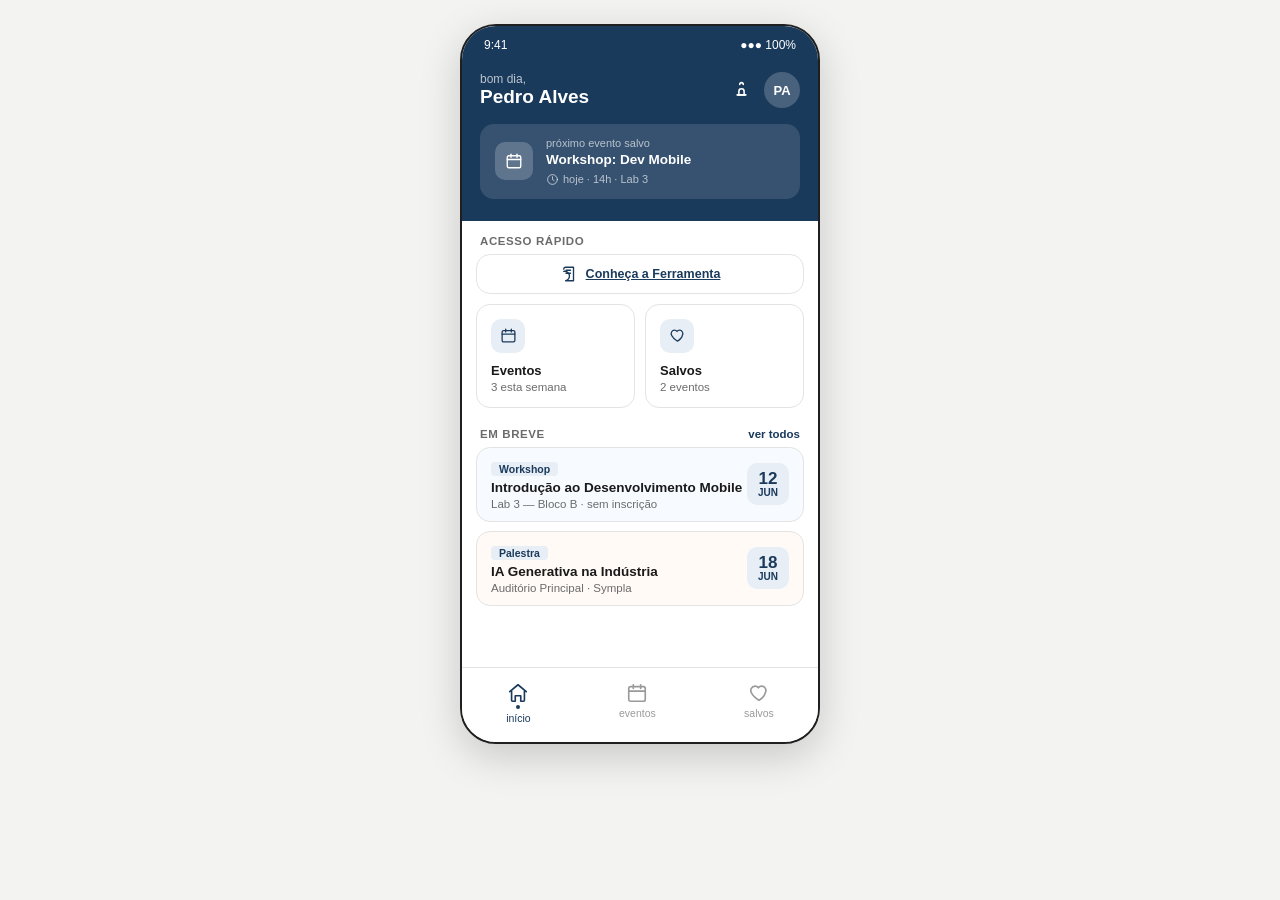
<file: index.html>
<!DOCTYPE html>
<html lang="pt-BR">
<head>
  <meta charset="UTF-8">
  <meta name="viewport" content="width=device-width, initial-scale=1.0">
  <title>App Inatel — Eventos</title>
  <link rel="stylesheet" href="css/style.css">
  <link rel="stylesheet" href="css/inicio.css">
  <link rel="stylesheet" href="css/eventos.css">
  <link rel="stylesheet" href="css/detalhe.css">
  <link rel="stylesheet" href="css/salvos.css">
</head>
<body>

  <div class="phone-frame">

    <!-- ============INÍCIO============ -->
    <section id="tela-inicio" class="tela ativa">
      <div class="status-bar"><span>9:41</span><span>●●● 100%</span></div>

      <div class="hero">
        <div class="hero-top">
          <div>
            <div class="hero-greeting">bom dia,</div>
            <div class="hero-name">Pedro Alves</div>
          </div>
          <div class="hero-actions">
            <span class="icon" data-icon="bell" aria-hidden="true"></span>
            <div class="hero-avatar">PA</div>
          </div>
        </div>
        <div class="hero-card">
          <div class="hero-card-icon">
            <span class="icon" data-icon="calendar" aria-hidden="true"></span>
          </div>
          <div class="hero-card-text">
            <div class="hero-card-label">próximo evento salvo</div>
            <div class="hero-card-title">Workshop: Dev Mobile</div>
            <div class="hero-card-meta">
              <span class="icon" data-icon="clock" aria-hidden="true"></span> hoje · 14h · Lab 3
            </div>
          </div>
        </div>
      </div>

      <div class="section-label"><span>acesso rápido</span></div>

      <div class="ferramenta-link-row">
        <a class="ferramenta-link" href="landing.html">
          <span class="icon" data-icon="book" aria-hidden="true"></span>
          <span>Conheça a Ferramenta</span>
        </a>
      </div>

      <div class="quick-grid">
        <button class="quick-card" data-nav="tela-eventos">
          <div class="quick-card-icon"><span class="icon" data-icon="calendar" aria-hidden="true"></span></div>
          <div class="quick-card-title">Eventos</div>
          <div class="quick-card-sub" id="contador-eventos">3 esta semana</div>
        </button>
        <button class="quick-card" data-nav="tela-salvos">
          <div class="quick-card-icon"><span class="icon" data-icon="heart" aria-hidden="true"></span></div>
          <div class="quick-card-title">Salvos</div>
          <div class="quick-card-sub" id="contador-salvos">2 eventos</div>
        </button>
      </div>

      <div class="section-label">
        <span>em breve</span>
        <a href="#" data-nav="tela-eventos">ver todos</a>
      </div>

      <div id="lista-em-breve"></div>

      <nav class="bottom-nav">
        <button class="nav-item ativo" data-nav="tela-inicio">
          <span class="icon" data-icon="home" aria-hidden="true"></span>
          <span class="nav-dot"></span>
          <span>início</span>
        </button>
        <button class="nav-item" data-nav="tela-eventos">
          <span class="icon" data-icon="calendar" aria-hidden="true"></span>
          <span>eventos</span>
        </button>
        <button class="nav-item" data-nav="tela-salvos">
          <span class="icon" data-icon="heart" aria-hidden="true"></span>
          <span>salvos</span>
        </button>
      </nav>
    </section>

    <!-- ============EVENTOS============ -->
    <section id="tela-eventos" class="tela">
      <div class="status-bar"><span>9:41</span><span>●●● 100%</span></div>

      <div class="topbar">
        <div class="topbar-title">Eventos</div>
        <div class="search">
          <span class="icon" data-icon="search" aria-hidden="true"></span>
          <input type="text" id="campo-busca" placeholder="buscar eventos...">
        </div>
      </div>

      <div class="chips" id="lista-chips">
        <button class="chip ativo" data-categoria="Todos">Todos</button>
        <button class="chip" data-categoria="Palestra">Palestra</button>
        <button class="chip" data-categoria="Workshop">Workshop</button>
        <button class="chip" data-categoria="Hackathon">Hackathon</button>
      </div>

      <div id="resultado-eventos" style="flex:1; overflow-y:auto;"></div>

      <nav class="bottom-nav">
        <button class="nav-item" data-nav="tela-inicio">
          <span class="icon" data-icon="home" aria-hidden="true"></span>
          <span>início</span>
        </button>
        <button class="nav-item ativo" data-nav="tela-eventos">
          <span class="icon" data-icon="calendar" aria-hidden="true"></span>
          <span class="nav-dot"></span>
          <span>eventos</span>
        </button>
        <button class="nav-item" data-nav="tela-salvos">
          <span class="icon" data-icon="heart" aria-hidden="true"></span>
          <span>salvos</span>
        </button>
      </nav>
    </section>

    <!-- ============SALVOS============ -->
    <section id="tela-salvos" class="tela">
      <div class="status-bar"><span>9:41</span><span>●●● 100%</span></div>

      <div class="topbar">
        <div class="topbar-title">Meus Salvos</div>
        <div class="topbar-sub" id="sub-salvos">0 eventos guardados</div>
      </div>

      <div id="lista-salvos" style="flex:1; overflow-y:auto;"></div>

      <nav class="bottom-nav">
        <button class="nav-item" data-nav="tela-inicio">
          <span class="icon" data-icon="home" aria-hidden="true"></span>
          <span>início</span>
        </button>
        <button class="nav-item" data-nav="tela-eventos">
          <span class="icon" data-icon="calendar" aria-hidden="true"></span>
          <span>eventos</span>
        </button>
        <button class="nav-item ativo" data-nav="tela-salvos">
          <span class="icon" data-icon="heart" aria-hidden="true"></span>
          <span class="nav-dot"></span>
          <span>salvos</span>
        </button>
      </nav>
    </section>

    <!-- ============FERRAMENTA============ -->
    <section id="tela-ferramenta" class="tela">
      <div class="status-bar"><span>9:42</span><span>●●● 100%</span></div>

      <div class="topbar-detail">
        <button class="btn-back" id="btn-voltar-ferramenta" aria-label="Voltar">
          <span class="icon" data-icon="arrowLeft" aria-hidden="true"></span>
        </button>
        <div class="topbar-detail-title">Conheça a Ferramenta</div>
      </div>

      <div class="detail-body ferramenta-body" id="ferramenta-content"></div>
    </section>

    <!-- ============DETALHE============ -->
    <section id="tela-detalhe" class="tela">
      <div class="status-bar"><span>9:42</span><span>●●● 100%</span></div>

      <div class="topbar-detail">
        <button class="btn-back" id="btn-voltar" aria-label="Voltar">
          <span class="icon" data-icon="arrowLeft" aria-hidden="true"></span>
        </button>
        <div class="topbar-detail-title">Detalhe do evento</div>
      </div>

      <div class="hero-banner" id="detalhe-banner">
        <div class="hero-icon" id="detalhe-icon">
          <span class="icon" data-icon="calendar" aria-hidden="true"></span>
        </div>
      </div>

      <div class="detail-body" id="detalhe-body" style="flex:1; overflow-y:auto;"></div>

      <nav class="bottom-nav">
        <button class="nav-item" data-nav="tela-inicio">
          <span class="icon" data-icon="home" aria-hidden="true"></span>
          <span>início</span>
        </button>
        <button class="nav-item ativo" data-nav="tela-eventos">
          <span class="icon" data-icon="calendar" aria-hidden="true"></span>
          <span class="nav-dot"></span>
          <span>eventos</span>
        </button>
        <button class="nav-item" data-nav="tela-salvos">
          <span class="icon" data-icon="heart" aria-hidden="true"></span>
          <span>salvos</span>
        </button>
      </nav>
    </section>
  </div>

  <script src="js/icons.js"></script>
  <script src="js/dados.js"></script>
  <script src="js/navegacao.js"></script>
  <script src="js/eventos.js"></script>
  <script src="js/salvos.js"></script>
  <script src="js/detalhe.js"></script>
  <script src="js/ferramenta.js"></script>
  <script src="js/main.js"></script>

</body>
</html>
</file>
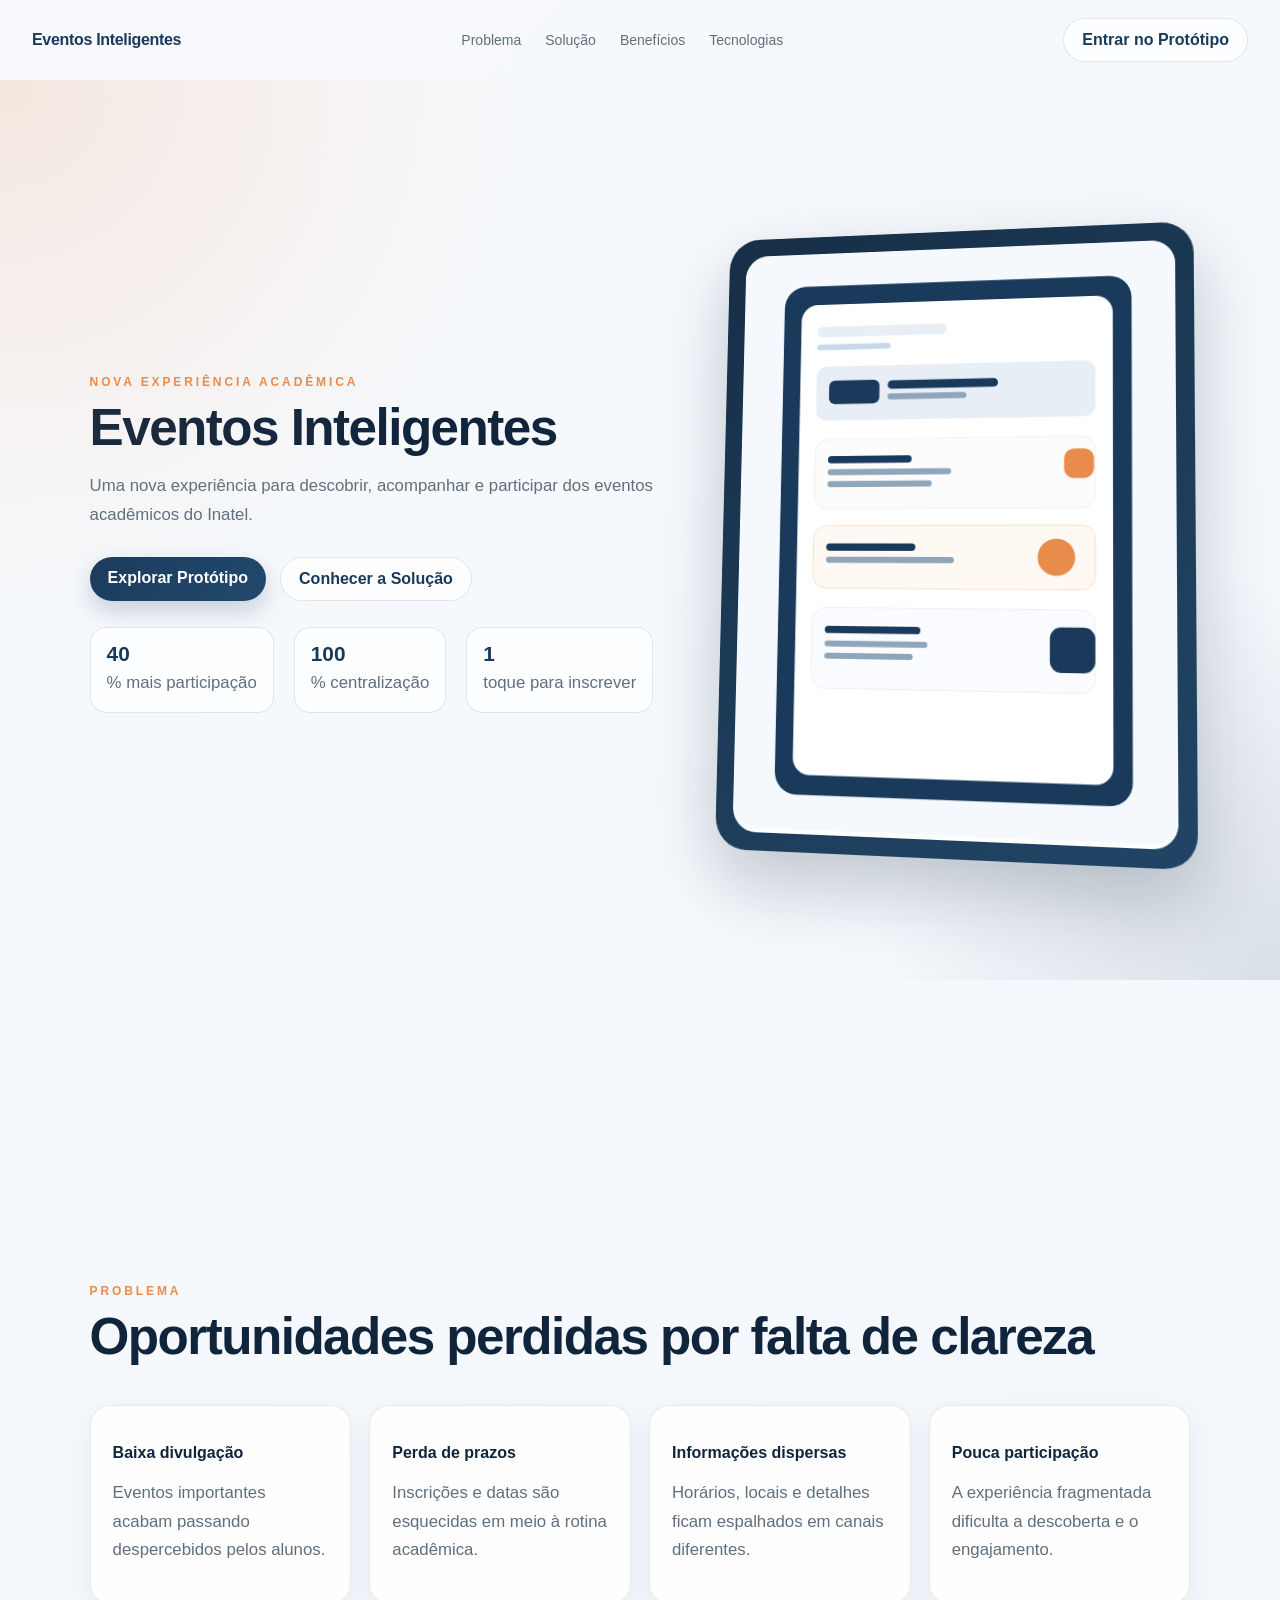
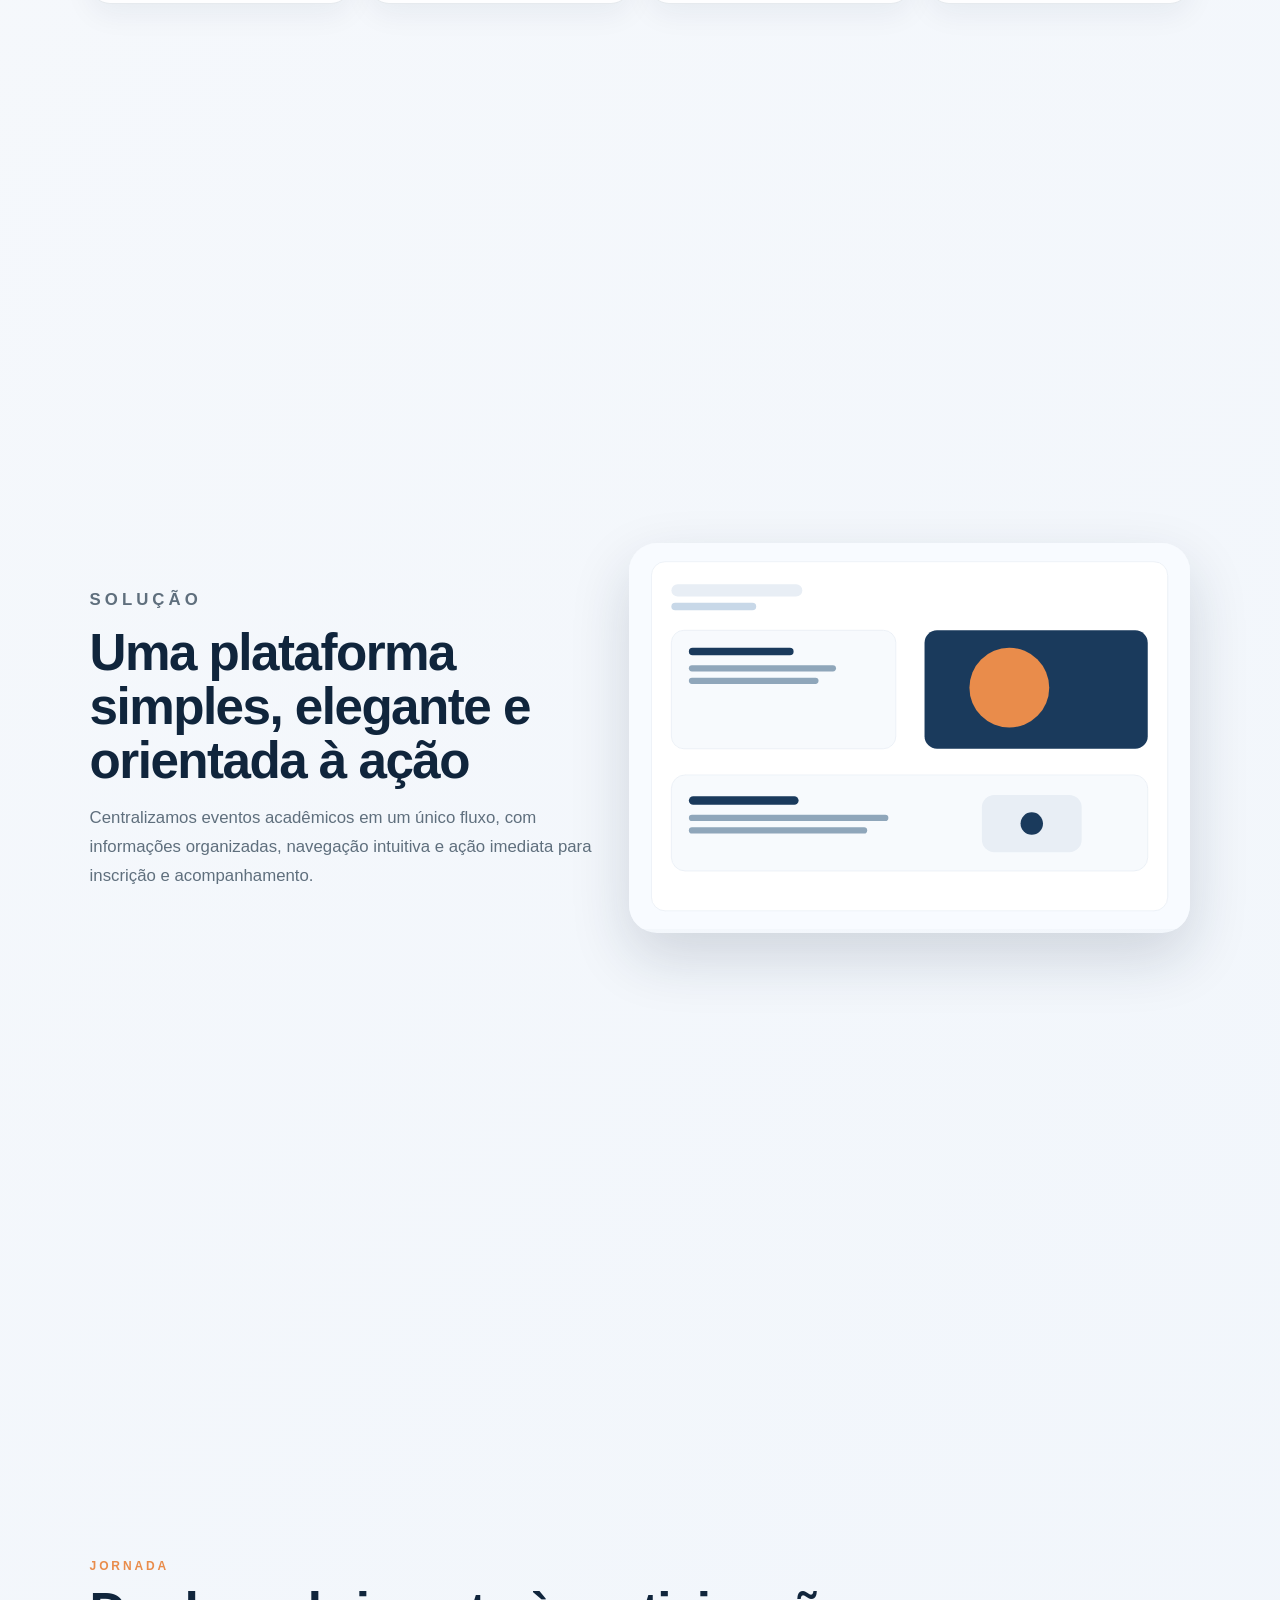
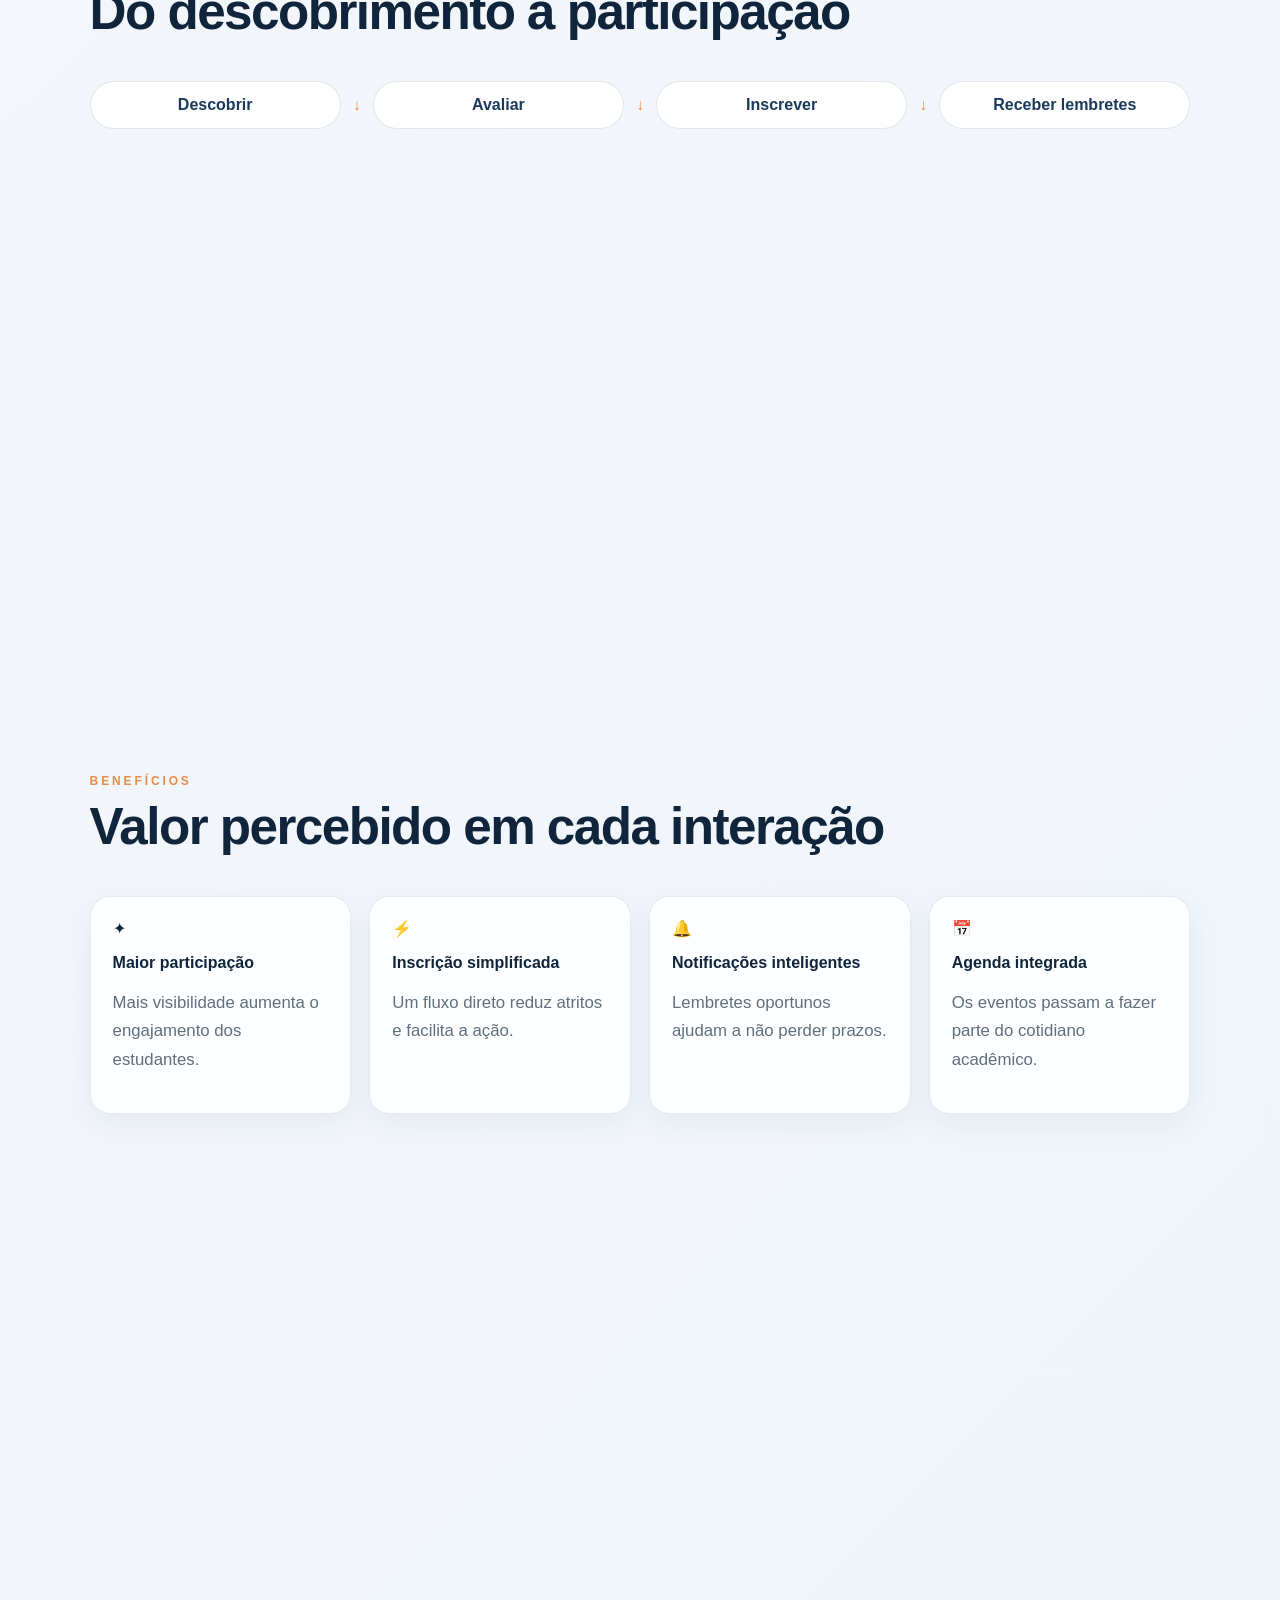
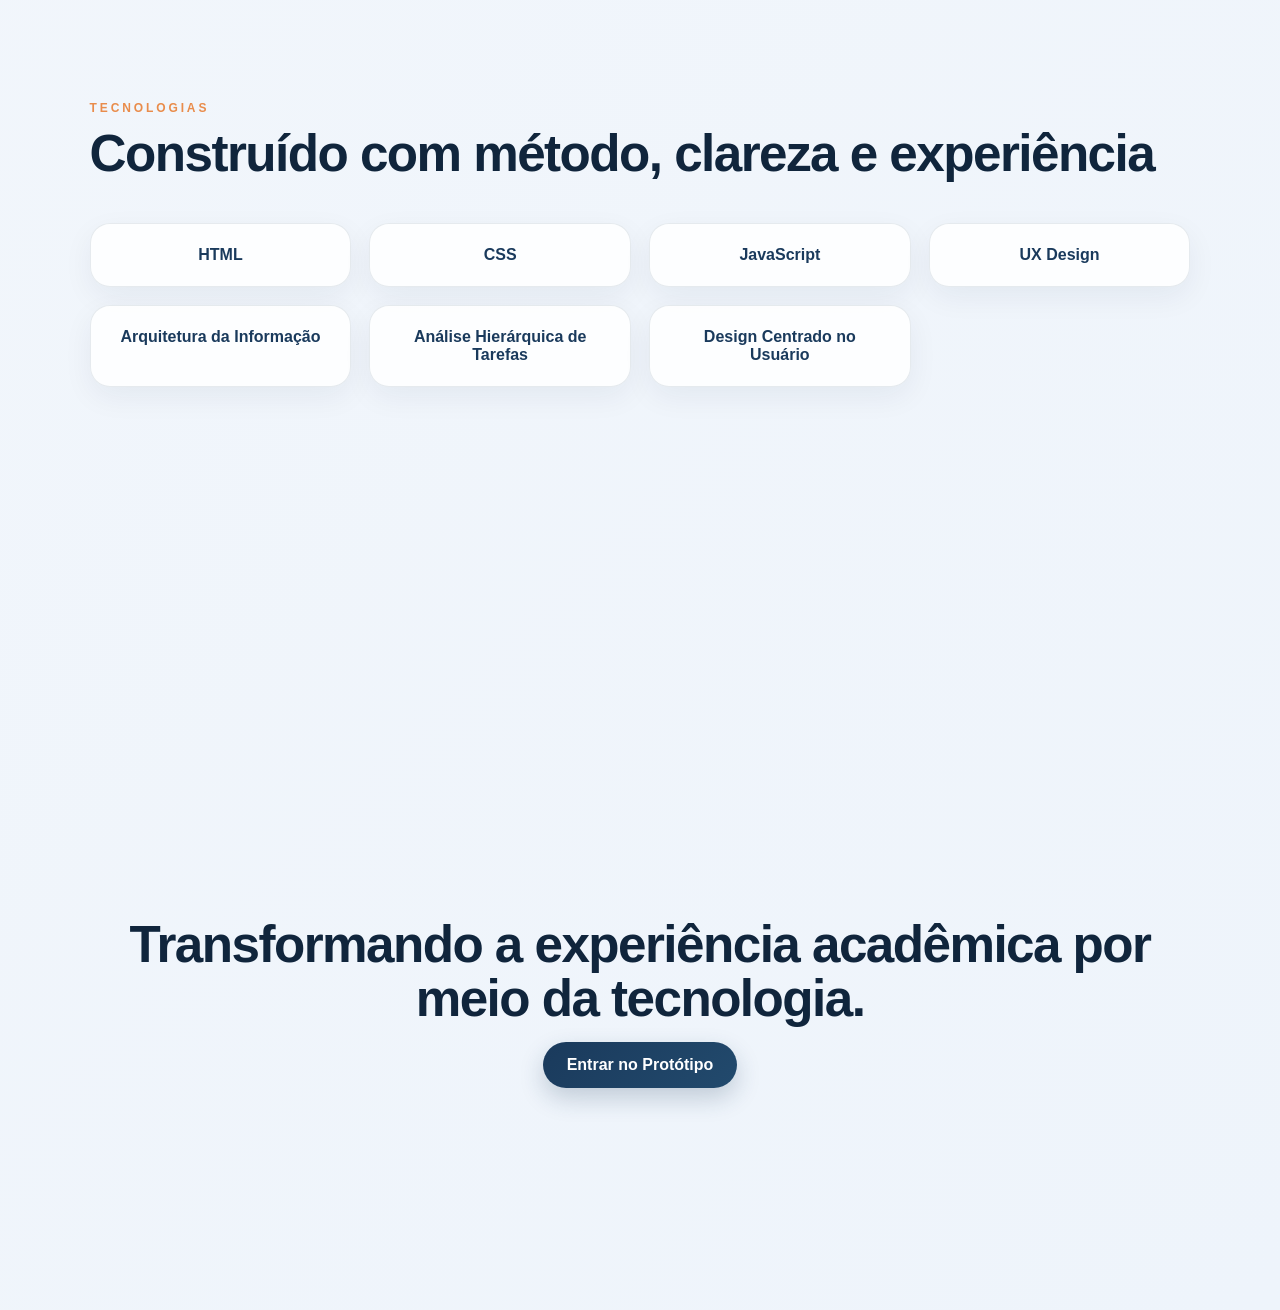
<file: landing.html>
<!DOCTYPE html>
<html lang="pt-BR">
<head>
  <meta charset="UTF-8" />
  <meta name="viewport" content="width=device-width, initial-scale=1.0" />
  <title>Eventos Inteligentes — Landing Page</title>
  <link rel="stylesheet" href="css/landing.css" />
</head>
<body>
  <header class="landing-header">
    <a href="landing.html" class="brand">Eventos Inteligentes</a>
    <nav class="landing-nav">
      <a href="#problema">Problema</a>
      <a href="#solucao">Solução</a>
      <a href="#beneficios">Benefícios</a>
      <a href="#tecnologias">Tecnologias</a>
    </nav>
    <a href="index.html" class="header-cta">Entrar no Protótipo</a>
  </header>

  <main>
    <section class="hero section reveal fade-up">
      <div class="hero-copy">
        <p class="eyebrow">Nova experiência acadêmica</p>
        <h1>Eventos Inteligentes</h1>
        <p class="hero-subtitle">Uma nova experiência para descobrir, acompanhar e participar dos eventos acadêmicos do Inatel.</p>
        <div class="hero-actions">
          <a href="index.html" class="btn btn-primary">Explorar Protótipo</a>
          <a href="#solucao" class="btn btn-secondary">Conhecer a Solução</a>
        </div>
        <div class="hero-stats">
          <div>
            <strong data-counter="40">0</strong>
            <span>% mais participação</span>
          </div>
          <div>
            <strong data-counter="100">0</strong>
            <span>% centralização</span>
          </div>
          <div>
            <strong data-counter="1">0</strong>
            <span>toque para inscrever</span>
          </div>
        </div>
      </div>
      <div class="hero-visual reveal zoom">
        <div class="phone-mockup">
          <div class="screen">
            <svg viewBox="0 0 720 960" role="img" aria-label="Mockup do aplicativo Eventos Inteligentes">
              <rect width="720" height="960" rx="38" fill="#F5F8FC"/>
              <rect x="70" y="56" width="580" height="848" rx="36" fill="#1A3A5C"/>
              <rect x="100" y="88" width="520" height="784" rx="28" fill="#FFFFFF"/>
              <rect x="128" y="126" width="220" height="18" rx="9" fill="#E8EEF5"/>
              <rect x="128" y="156" width="126" height="10" rx="5" fill="#C8D8E8"/>
              <rect x="128" y="194" width="464" height="92" rx="18" fill="#E8EEF5"/>
              <rect x="150" y="218" width="86" height="40" rx="10" fill="#1A3A5C"/>
              <rect x="250" y="220" width="184" height="14" rx="7" fill="#1A3A5C"/>
              <rect x="250" y="242" width="132" height="10" rx="5" fill="#8FA6BA"/>
              <rect x="128" y="318" width="464" height="116" rx="22" fill="#FCFCFD" stroke="#E2E8EF"/>
              <rect x="150" y="346" width="142" height="12" rx="6" fill="#1A3A5C"/>
              <rect x="150" y="368" width="208" height="10" rx="5" fill="#8FA6BA"/>
              <rect x="150" y="388" width="176" height="10" rx="5" fill="#8FA6BA"/>
              <rect x="542" y="338" width="48" height="48" rx="16" fill="#E98C4B"/>
              <rect x="128" y="462" width="464" height="104" rx="22" fill="#FFF8F3" stroke="#F3D0B6"/>
              <rect x="150" y="492" width="150" height="12" rx="6" fill="#1A3A5C"/>
              <rect x="150" y="514" width="214" height="10" rx="5" fill="#8FA6BA"/>
              <circle cx="530" cy="514" r="30" fill="#E98C4B"/>
              <rect x="128" y="598" width="464" height="132" rx="22" fill="#F9FBFE" stroke="#E2E8EF"/>
              <rect x="150" y="628" width="160" height="12" rx="6" fill="#1A3A5C"/>
              <rect x="150" y="652" width="172" height="10" rx="5" fill="#8FA6BA"/>
              <rect x="150" y="672" width="148" height="10" rx="5" fill="#8FA6BA"/>
              <rect x="520" y="626" width="72" height="72" rx="18" fill="#1A3A5C"/>
            </svg>
          </div>
        </div>
      </div>
    </section>

    <section id="problema" class="section">
      <div class="section-heading reveal fade-up">
        <p class="eyebrow">Problema</p>
        <h2>Oportunidades perdidas por falta de clareza</h2>
      </div>
      <div class="cards-grid">
        <article class="info-card reveal fade-left">
          <h3>Baixa divulgação</h3>
          <p>Eventos importantes acabam passando despercebidos pelos alunos.</p>
        </article>
        <article class="info-card reveal fade-up">
          <h3>Perda de prazos</h3>
          <p>Inscrições e datas são esquecidas em meio à rotina acadêmica.</p>
        </article>
        <article class="info-card reveal fade-right">
          <h3>Informações dispersas</h3>
          <p>Horários, locais e detalhes ficam espalhados em canais diferentes.</p>
        </article>
        <article class="info-card reveal fade-up">
          <h3>Pouca participação</h3>
          <p>A experiência fragmentada dificulta a descoberta e o engajamento.</p>
        </article>
      </div>
    </section>

    <section id="solucao" class="section solution-section">
      <div class="solution-copy reveal fade-left">
        <p class="eyebrow">Solução</p>
        <h2>Uma plataforma simples, elegante e orientada à ação</h2>
        <p>Centralizamos eventos acadêmicos em um único fluxo, com informações organizadas, navegação intuitiva e ação imediata para inscrição e acompanhamento.</p>
      </div>
      <div class="solution-visual reveal fade-right">
        <div class="solution-image">
          <svg viewBox="0 0 900 620" role="img" aria-label="Tela do protótipo mostrando a solução">
            <rect width="900" height="620" rx="24" fill="#F8FBFF"/>
            <rect x="36" y="30" width="828" height="560" rx="22" fill="#FFFFFF" stroke="#E4EBF3"/>
            <rect x="68" y="66" width="210" height="20" rx="10" fill="#E8EEF5"/>
            <rect x="68" y="96" width="136" height="12" rx="6" fill="#C8D8E8"/>
            <rect x="68" y="140" width="360" height="190" rx="20" fill="#F7FAFD" stroke="#E4EBF3"/>
            <rect x="96" y="168" width="168" height="12" rx="6" fill="#1A3A5C"/>
            <rect x="96" y="196" width="236" height="10" rx="5" fill="#8FA6BA"/>
            <rect x="96" y="216" width="208" height="10" rx="5" fill="#8FA6BA"/>
            <rect x="474" y="140" width="358" height="190" rx="20" fill="#1A3A5C"/>
            <circle cx="610" cy="232" r="64" fill="#E98C4B"/>
            <rect x="68" y="372" width="764" height="154" rx="22" fill="#F7FAFD" stroke="#E4EBF3"/>
            <rect x="96" y="406" width="176" height="14" rx="7" fill="#1A3A5C"/>
            <rect x="96" y="436" width="320" height="10" rx="5" fill="#8FA6BA"/>
            <rect x="96" y="456" width="286" height="10" rx="5" fill="#8FA6BA"/>
            <rect x="566" y="404" width="160" height="92" rx="20" fill="#E8EEF5"/>
            <circle cx="646" cy="450" r="18" fill="#1A3A5C"/>
          </svg>
        </div>
      </div>
    </section>

    <section class="section">
      <div class="section-heading reveal fade-up">
        <p class="eyebrow">Jornada</p>
        <h2>Do descobrimento à participação</h2>
      </div>
      <div class="timeline reveal fade-up">
        <div class="timeline-step"><span>Descobrir</span></div>
        <div class="timeline-arrow">↓</div>
        <div class="timeline-step"><span>Avaliar</span></div>
        <div class="timeline-arrow">↓</div>
        <div class="timeline-step"><span>Inscrever</span></div>
        <div class="timeline-arrow">↓</div>
        <div class="timeline-step"><span>Receber lembretes</span></div>
      </div>
    </section>

    <section id="beneficios" class="section">
      <div class="section-heading reveal fade-up">
        <p class="eyebrow">Benefícios</p>
        <h2>Valor percebido em cada interação</h2>
      </div>
      <div class="cards-grid">
        <article class="info-card benefit-card reveal fade-left">
          <div class="icon-badge">✦</div>
          <h3>Maior participação</h3>
          <p>Mais visibilidade aumenta o engajamento dos estudantes.</p>
        </article>
        <article class="info-card benefit-card reveal fade-up">
          <div class="icon-badge">⚡</div>
          <h3>Inscrição simplificada</h3>
          <p>Um fluxo direto reduz atritos e facilita a ação.</p>
        </article>
        <article class="info-card benefit-card reveal fade-right">
          <div class="icon-badge">🔔</div>
          <h3>Notificações inteligentes</h3>
          <p>Lembretes oportunos ajudam a não perder prazos.</p>
        </article>
        <article class="info-card benefit-card reveal fade-up">
          <div class="icon-badge">📅</div>
          <h3>Agenda integrada</h3>
          <p>Os eventos passam a fazer parte do cotidiano acadêmico.</p>
        </article>
      </div>
    </section>

    <section id="tecnologias" class="section">
      <div class="section-heading reveal fade-up">
        <p class="eyebrow">Tecnologias</p>
        <h2>Construído com método, clareza e experiência</h2>
      </div>
      <div class="cards-grid technologies-grid">
        <article class="tech-card reveal fade-up">HTML</article>
        <article class="tech-card reveal fade-up">CSS</article>
        <article class="tech-card reveal fade-up">JavaScript</article>
        <article class="tech-card reveal fade-up">UX Design</article>
        <article class="tech-card reveal fade-up">Arquitetura da Informação</article>
        <article class="tech-card reveal fade-up">Análise Hierárquica de Tarefas</article>
        <article class="tech-card reveal fade-up">Design Centrado no Usuário</article>
      </div>
    </section>

    <section class="section ending-section reveal fade-up">
      <h2>Transformando a experiência acadêmica por meio da tecnologia.</h2>
      <a href="index.html" class="btn btn-primary large">Entrar no Protótipo</a>
    </section>
  </main>

  <script src="js/landing.js"></script>
</body>
</html>
</file>
<file: css/style.css>
* {
  margin: 0;
  padding: 0;
  box-sizing: border-box;
}

body {
  font-family: -apple-system, BlinkMacSystemFont, "Segoe UI", Roboto, Helvetica, Arial, sans-serif;
  background: #f3f3f1;
  display: flex;
  justify-content: center;
  padding: 24px 0;
  min-height: 100vh;
}

:root {
  --azul-inatel:    #1A3A5C;
  --azul-claro:     #E8EEF5;
  --azul-medio:     #C8D8E8;
  --texto-sec:      #6b6b6b;
  --texto-ter:      #9a9a9a;
  --borda:          #e3e3e3;
  --radius-sm:      6px;
  --radius-md:      10px;
  --radius-lg:      14px;
}

.icon {
  width: 18px;
  height: 18px;
  display: inline-flex;
  align-items: center;
  justify-content: center;
  flex-shrink: 0;
  color: inherit;
}
.icon svg {
  width: 100%;
  height: 100%;
  stroke: currentColor;
}

/* ── Phone frame ── */
.phone-frame {
  width: 360px;
  height: 720px;
  background: #fff;
  border-radius: 36px;
  border: 2px solid #1f1f1f;
  overflow: hidden;
  position: relative;
  box-shadow: 0 12px 40px rgba(0,0,0,0.18);
}

/* ── Telas ── */
.tela {
  display: none;
  flex-direction: column;
  height: 720px;
}
.tela.ativa {
  display: flex;
}

/* ── Status bar ── */
.status-bar {
  background: var(--azul-inatel);
  padding: 12px 22px 6px;
  display: flex;
  justify-content: space-between;
  align-items: center;
  flex-shrink: 0;
}
.status-bar span {
  color: #fff;
  font-size: 12px;
  font-weight: 500;
}

/* ── Topbar padrão (eventos, salvos) ── */
.topbar {
  background: var(--azul-inatel);
  padding: 14px 18px 16px;
  flex-shrink: 0;
}
.topbar-title {
  color: #fff;
  font-size: 18px;
  font-weight: 600;
  margin-bottom: 4px;
}
.topbar-sub {
  color: rgba(255,255,255,0.65);
  font-size: 12px;
}

/* ── Section label ── */
.section-label {
  font-size: 11.5px;
  font-weight: 600;
  color: var(--texto-sec);
  padding: 14px 18px 7px;
  text-transform: uppercase;
  letter-spacing: 0.6px;
  display: flex;
  justify-content: space-between;
  align-items: center;
  flex-shrink: 0;
}
.section-label a {
  font-size: 11.5px;
  color: var(--azul-inatel);
  font-weight: 600;
  text-transform: none;
  letter-spacing: 0;
  text-decoration: none;
  cursor: pointer;
}

/* ── Event tag badge ── */
.event-tag {
  font-size: 11px;
  background: var(--azul-claro);
  color: var(--azul-inatel);
  border-radius: 4px;
  padding: 2px 9px;
  display: inline-block;
  margin-bottom: 5px;
  font-weight: 600;
}

/* ── Botão coração ── */
.btn-heart {
  background: none;
  border: none;
  cursor: pointer;
  font-size: 20px;
  color: var(--texto-ter);
  padding: 2px;
  line-height: 1;
  transition: color 0.15s, transform 0.1s;
  flex-shrink: 0;
}
.btn-heart.salvo         { color: #e0455f; }
.btn-heart:active        { transform: scale(0.82); }
.btn-heart .heart-filled-icon { display: none; }
.btn-heart.salvo .heart-icon  { display: none; }
.btn-heart.salvo .heart-filled-icon { display: inline-flex; }

/* ── Estado vazio ── */
.estado-vazio {
  margin: 24px 18px;
  text-align: center;
  color: var(--texto-ter);
  padding: 30px 16px;
  border: 1px dashed var(--borda);
  border-radius: var(--radius-lg);
}
.estado-vazio .icon {
  width: 32px;
  height: 32px;
  margin-bottom: 10px;
  display: block;
}
.estado-vazio p {
  font-size: 12.5px;
  line-height: 1.5;
}

/* ── Perfil placeholder ── */
.perfil-placeholder {
  flex: 1;
  display: flex;
  flex-direction: column;
  align-items: center;
  justify-content: center;
  text-align: center;
  padding: 0 40px;
  color: var(--texto-ter);
}
.perfil-placeholder .icon { width: 48px; height: 48px; margin-bottom: 14px; }
.perfil-placeholder p   { font-size: 12.5px; line-height: 1.5; }

/* ── Bottom nav ── */
.bottom-nav {
  border-top: 1px solid var(--borda);
  display: flex;
  justify-content: space-around;
  padding: 10px 0 18px;
  background: #fff;
  flex-shrink: 0;
}

.ferramenta-link-row {
  padding: 0 14px 10px;
}
.ferramenta-link {
  width: 100%;
  border: 1px solid var(--borda);
  border-radius: var(--radius-lg);
  background: #fff;
  color: var(--azul-inatel);
  padding: 10px 12px;
  display: flex;
  align-items: center;
  justify-content: center;
  gap: 8px;
  font-size: 12.5px;
  font-weight: 600;
  font-family: inherit;
  cursor: pointer;
}
.ferramenta-body {
  padding: 16px 18px 20px;
}
.ferramenta-hero-card,
.ferramenta-card,
.feature-card,
.metric-card {
  background: #fff;
  border: 1px solid var(--borda);
  border-radius: var(--radius-lg);
  box-shadow: 0 4px 12px rgba(0,0,0,0.04);
}
.ferramenta-hero-card {
  padding: 14px 16px 16px;
  margin-bottom: 12px;
}
.ferramenta-title {
  font-size: 22px;
  font-weight: 700;
  color: var(--azul-inatel);
  margin: 6px 0 8px;
}
.ferramenta-subtitle {
  font-size: 13px;
  color: var(--texto-sec);
  line-height: 1.5;
}
.ferramenta-card {
  padding: 14px 16px;
  margin-bottom: 12px;
}
.ferramenta-text {
  font-size: 13px;
  color: #4a4a4a;
  line-height: 1.55;
}
.ferramenta-grid,
.metric-grid {
  display: grid;
  grid-template-columns: repeat(2, minmax(0,1fr));
  gap: 10px;
  margin: 0 0 12px;
}
.feature-card,
.metric-card {
  padding: 12px;
  text-align: center;
}
.feature-icon {
  font-size: 20px;
  margin-bottom: 8px;
}
.feature-title,
.metric-label {
  font-size: 12px;
  color: var(--texto-sec);
  line-height: 1.4;
}
.metric-value {
  font-size: 20px;
  font-weight: 700;
  color: var(--azul-inatel);
  margin-bottom: 4px;
}
.ferramenta-cta {
  width: 100%;
  margin-top: 6px;
  padding: 13px;
  border: none;
  border-radius: 12px;
  background: var(--azul-inatel);
  color: #fff;
  font-size: 14px;
  font-weight: 600;
  cursor: pointer;
  font-family: inherit;
}
.nav-item {
  display: flex;
  flex-direction: column;
  align-items: center;
  gap: 3px;
  font-size: 10.5px;
  color: var(--texto-ter);
  background: none;
  border: none;
  cursor: pointer;
  font-family: inherit;
  padding: 4px 8px;
}
.nav-item .icon { width: 22px; height: 22px; }
.nav-item.ativo { color: var(--azul-inatel); }
.nav-dot {
  width: 4px;
  height: 4px;
  border-radius: 50%;
  background: var(--azul-inatel);
  margin-top: -2px;
}

/* ── Áreas de conteúdo scrolláveis ── */
#resultado-eventos,
#lista-salvos,
#lista-em-breve,
#detalhe-body {
  flex: 1;
  overflow-y: auto;
}
</file>
<file: css/inicio.css>
/* ── Hero ── */
.hero {
  background: var(--azul-inatel);
  padding: 14px 18px 22px;
  flex-shrink: 0;
}
.hero-top {
  display: flex;
  justify-content: space-between;
  align-items: center;
  margin-bottom: 16px;
}
.hero-greeting { color: rgba(255,255,255,0.7); font-size: 12px; }
.hero-name     { color: #fff; font-size: 19px; font-weight: 600; }

.hero-actions {
  display: flex;
  align-items: center;
  gap: 12px;
}
.hero-actions .icon { width: 21px; height: 21px; color: #fff; }

.hero-avatar {
  width: 36px; height: 36px;
  border-radius: 50%;
  background: rgba(255,255,255,0.2);
  display: flex; align-items: center; justify-content: center;
  color: #fff; font-size: 13px; font-weight: 600;
}

.hero-card {
  background: rgba(255,255,255,0.12);
  border-radius: var(--radius-lg);
  padding: 13px 15px;
  display: flex; align-items: center; gap: 13px;
}
.hero-card-icon {
  width: 38px; height: 38px;
  border-radius: var(--radius-md);
  background: rgba(255,255,255,0.2);
  display: flex; align-items: center; justify-content: center;
  flex-shrink: 0;
}
.hero-card-icon .icon { width: 18px; height: 18px; color: #fff; }
.hero-card-label  { font-size: 11px; color: rgba(255,255,255,0.65); margin-bottom: 2px; }
.hero-card-title  { font-size: 13.5px; font-weight: 600; color: #fff; line-height: 1.3; }
.hero-card-meta   {
  font-size: 11px; color: rgba(255,255,255,0.65); margin-top: 4px;
  display: flex; align-items: center; gap: 4px;
}
.hero-card-meta .icon { width: 13px; height: 13px; }

/* ── Acesso rápido ── */
.quick-grid {
  display: grid;
  grid-template-columns: repeat(2, minmax(0,1fr));
  gap: 10px;
  padding: 0 14px 6px;
}
.quick-card {
  border: 1px solid var(--borda);
  border-radius: var(--radius-lg);
  padding: 14px;
  background: #fff;
  text-align: left;
  cursor: pointer;
  font-family: inherit;
  transition: box-shadow 0.15s, transform 0.1s;
}
.quick-card:hover  { box-shadow: 0 4px 14px rgba(0,0,0,0.08); }
.quick-card:active { transform: scale(0.98); }

.quick-card-icon {
  width: 34px; height: 34px;
  border-radius: var(--radius-md);
  background: var(--azul-claro);
  display: flex; align-items: center; justify-content: center;
  margin-bottom: 10px;
}
.quick-card-icon .icon { width: 17px; height: 17px; color: var(--azul-inatel); }
.quick-card-title { font-size: 13px; font-weight: 600; color: #1a1a1a; margin-bottom: 3px; }
.quick-card-sub   { font-size: 11.5px; color: var(--texto-sec); }

/* ── Linha de evento (em breve) ── */
.event-row {
  margin: 0 14px 9px;
  border: 1px solid var(--borda);
  border-radius: var(--radius-lg);
  padding: 11px 14px;
  background: #fff;
  display: flex; justify-content: space-between; align-items: center;
  cursor: pointer;
  transition: box-shadow 0.15s;
}
.event-row.categoria-workshop { background: #f7fbff; }
.event-row.categoria-palestra { background: #fffaf6; }
.event-row.categoria-hackathon { background: #f8fbf7; }
.event-row:hover { box-shadow: 0 4px 16px rgba(0,0,0,0.08); }

.event-row-left .tag {
  font-size: 10.5px; background: var(--azul-claro); color: var(--azul-inatel);
  border-radius: 4px; padding: 1px 8px; display: inline-block;
  margin-bottom: 4px; font-weight: 600;
}
.event-row-left .title { font-size: 13.5px; font-weight: 600; color: #1a1a1a; }
.event-row-left .meta  { font-size: 11.5px; color: var(--texto-sec); margin-top: 3px; }

.event-row-date {
  text-align: center;
  background: var(--azul-claro);
  border-radius: var(--radius-md);
  padding: 7px 11px;
  flex-shrink: 0;
}
.event-row-date .day   { font-size: 17px; font-weight: 700; color: var(--azul-inatel); line-height: 1; }
.event-row-date .month { font-size: 10px; color: var(--azul-inatel); text-transform: uppercase; font-weight: 600; }
</file>
<file: css/eventos.css>
/* ── Barra de busca ── */
.search {
  background: rgba(255,255,255,0.15);
  border-radius: var(--radius-md);
  padding: 9px 13px;
  display: flex;
  align-items: center;
  gap: 9px;
}
.search .icon { width: 16px; height: 16px; color: rgba(255,255,255,0.75); }
.search input {
  background: transparent;
  border: none;
  outline: none;
  color: #fff;
  font-size: 13.5px;
  width: 100%;
  font-family: inherit;
}
.search input::placeholder { color: rgba(255,255,255,0.6); }

/* ── Chips de filtro ── */
.chips {
  display: flex;
  gap: 9px;
  padding: 14px 18px 6px;
  overflow-x: auto;
  flex-shrink: 0;
}
.chip {
  font-size: 12.5px;
  padding: 6px 14px;
  border-radius: 20px;
  border: 1px solid var(--azul-inatel);
  color: var(--azul-inatel);
  white-space: nowrap;
  background: #fff;
  cursor: pointer;
  font-family: inherit;
  transition: background 0.15s, color 0.15s;
}
.chip.ativo       { background: var(--azul-inatel); color: #fff; }
.chip:hover:not(.ativo) { background: var(--azul-claro); }

/* ── Card destaque ── */
.event-card {
  margin: 0 14px 12px;
  border: 1px solid var(--borda);
  border-radius: var(--radius-lg);
  overflow: hidden;
  background: #fff;
  cursor: pointer;
  transition: box-shadow 0.15s;
}
.event-card.categoria-workshop { background: #f7fbff; }
.event-card.categoria-palestra { background: #fffaf6; }
.event-card.categoria-hackathon { background: #f8fbf7; }
.event-card-sm.categoria-workshop { background: #f7fbff; }
.event-card-sm.categoria-palestra { background: #fffaf6; }
.event-card-sm.categoria-hackathon { background: #f8fbf7; }
.event-card:hover { box-shadow: 0 4px 16px rgba(0,0,0,0.08); }

.event-banner {
  height: 80px;
  background: var(--azul-medio);
  display: flex; align-items: center; justify-content: center;
}
.event-icon {
  width: 44px; height: 44px;
  border-radius: var(--radius-md);
  background: var(--azul-inatel);
  display: flex; align-items: center; justify-content: center;
}
.event-icon .icon { width: 21px; height: 21px; color: #fff; }

.event-body {
  padding: 12px 14px;
  display: flex; justify-content: space-between;
  align-items: flex-start; gap: 8px;
}
.event-title {
  font-size: 14px; font-weight: 600; color: #1a1a1a;
  margin-bottom: 7px; line-height: 1.35;
}
.event-meta {
  display: flex; flex-wrap: wrap; gap: 12px;
  font-size: 11.5px; color: var(--texto-sec);
}
.event-meta span { display: flex; align-items: center; gap: 4px; }
.event-info-icon { width: 15px; height: 15px; }

/* ── Card compacto ── */
.event-card-sm {
  margin: 0 14px 10px;
  border: 1px solid var(--borda);
  border-radius: var(--radius-lg);
  padding: 11px 14px;
  background: #fff;
  display: flex; justify-content: space-between;
  align-items: flex-start;
  cursor: pointer;
  transition: box-shadow 0.15s;
}
.event-card-sm:hover { box-shadow: 0 4px 16px rgba(0,0,0,0.08); }

.event-card-sm-info .tag {
  font-size: 11px; background: var(--azul-claro); color: var(--azul-inatel);
  border-radius: 4px; padding: 2px 9px; display: inline-block;
  margin-bottom: 5px; font-weight: 600;
}
.event-card-sm-info .title {
  font-size: 13.5px; font-weight: 600; color: #1a1a1a; margin-bottom: 4px;
}
.event-card-sm-info .meta {
  font-size: 11.5px; color: var(--texto-sec);
  display: flex; align-items: center; gap: 4px;
}
</file>
<file: css/detalhe.css>
/* ── Topbar com botão voltar ── */
.topbar-detail {
  background: var(--azul-inatel);
  padding: 10px 18px 14px;
  display: flex;
  align-items: center;
  gap: 10px;
  flex-shrink: 0;
}
.btn-back {
  width: 32px; height: 32px;
  border-radius: 8px;
  background: rgba(255,255,255,0.18);
  display: flex; align-items: center; justify-content: center;
  flex-shrink: 0;
  border: none;
  cursor: pointer;
}
.btn-back .icon { width: 16px; height: 16px; color: #fff; }
.topbar-detail-title { color: #fff; font-size: 15px; font-weight: 600; }

/* ── Hero banner ── */
.hero-banner {
  height: 110px;
  background: linear-gradient(135deg, #C8D8E8, #a8c0d8);
  display: flex; align-items: center; justify-content: center;
  flex-shrink: 0;
}
.hero-icon {
  width: 56px; height: 56px;
  border-radius: 16px;
  background: var(--azul-inatel);
  display: flex; align-items: center; justify-content: center;
}
.hero-icon .icon { width: 26px; height: 26px; color: #fff; }

/* ── Corpo do detalhe ── */
.detail-body { padding: 16px 18px; }

.detail-header {
  display: flex;
  justify-content: space-between;
  align-items: flex-start;
  margin-bottom: 12px;
}
.detail-title {
  font-size: 16px; font-weight: 700; color: #1a1a1a;
  line-height: 1.3; margin-bottom: 14px;
}
.detail-info-row {
  display: flex; align-items: center; gap: 10px;
  margin-bottom: 9px; color: #4a4a4a; font-size: 13px;
}
.detail-info-row .icon { width: 16px; height: 16px; color: var(--azul-inatel); flex-shrink: 0; }

.detail-divider { height: 1px; background: #f0f0f0; margin: 14px 0; }

.detail-desc-label {
  font-size: 11px; font-weight: 600; color: var(--texto-ter);
  text-transform: uppercase; letter-spacing: 0.6px; margin-bottom: 6px;
}
.detail-desc { font-size: 13px; color: #4a4a4a; line-height: 1.55; }

/* ── Badge sem inscrição ── */
.badge-no-inscricao {
  display: inline-flex; align-items: center; gap: 6px;
  background: #f0f5f0; border: 1px solid #c6ddc6; color: #2e6e2e;
  border-radius: 8px; padding: 9px 12px;
  font-size: 12.5px; font-weight: 500;
  margin-top: 14px; width: 100%;
}

/* ── Barra de vagas ── */
.vagas-row {
  display: flex; justify-content: space-between; align-items: center;
  margin-top: 14px; font-size: 12.5px; color: var(--texto-sec);
}
.vagas-row strong { color: var(--azul-inatel); }
.vagas-bar {
  height: 5px; background: var(--azul-claro);
  border-radius: 3px; margin-top: 6px;
}
.vagas-fill {
  height: 5px; background: var(--azul-inatel);
  border-radius: 3px; transition: width 0.4s ease;
}

/* ── Botão Sympla ── */
.btn-sympla {
  width: 100%; margin-top: 16px; padding: 13px;
  border-radius: 12px; border: none;
  background: var(--azul-inatel); color: #fff;
  font-size: 14px; font-weight: 600;
  display: flex; align-items: center; justify-content: center; gap: 8px;
  cursor: pointer; font-family: inherit;
  transition: opacity 0.15s;
}
.btn-sympla:hover { opacity: 0.88; }

/* ── Botão salvar (detalhe) ── */
.btn-save-detalhe {
  width: 100%; margin-top: 10px; padding: 13px;
  border-radius: 12px; border: 1.5px solid var(--azul-inatel);
  background: #fff; color: var(--azul-inatel);
  font-size: 14px; font-weight: 600;
  display: flex; align-items: center; justify-content: center; gap: 8px;
  cursor: pointer; font-family: inherit;
  transition: background 0.15s, color 0.15s, border-color 0.15s;
}
.btn-save-detalhe.salvo {
  background: #fff0f3; border-color: #e0455f; color: #e0455f;
}

.sympla-note {
  font-size: 11px; color: var(--texto-ter);
  text-align: center; margin-top: 8px;
}
</file>
<file: css/salvos.css>
.saved-card {
  margin: 0 14px 10px;
  border: 1px solid var(--borda);
  border-radius: var(--radius-lg);
  padding: 12px 14px;
  background: #fff;
  display: flex; align-items: flex-start; gap: 12px;
  cursor: pointer;
  transition: box-shadow 0.15s;
}
.saved-card.categoria-workshop { background: #f7fbff; }
.saved-card.categoria-palestra { background: #fffaf6; }
.saved-card.categoria-hackathon { background: #f8fbf7; }
.saved-card:hover { box-shadow: 0 4px 16px rgba(0,0,0,0.08); }

.saved-card-date {
  background: var(--azul-claro);
  border-radius: var(--radius-md);
  padding: 8px 10px;
  text-align: center;
  flex-shrink: 0;
}
.saved-card-date .day {
  font-size: 17px; font-weight: 700;
  color: var(--azul-inatel); line-height: 1;
}
.saved-card-date .month {
  font-size: 10px; color: var(--azul-inatel);
  text-transform: uppercase; font-weight: 600;
}

.saved-card-info { flex: 1; }
.saved-card-info .tag {
  font-size: 10.5px; background: var(--azul-claro); color: var(--azul-inatel);
  border-radius: 4px; padding: 2px 8px; display: inline-block;
  margin-bottom: 4px; font-weight: 600;
}
.saved-card-info .title {
  font-size: 13.5px; font-weight: 600; color: #1a1a1a; margin-bottom: 3px;
}
.saved-card-info .meta {
  font-size: 11.5px; color: var(--texto-sec);
  display: flex; align-items: center; gap: 4px; margin-top: 2px;
}
.saved-card-info .meta.sympla {
  color: var(--azul-inatel); font-weight: 500;
}
</file>
<file: css/landing.css>
:root {
  --azul-inatel: #1A3A5C;
  --azul-claro: #E8EEF5;
  --azul-medio: #C8D8E8;
  --laranja: #E98C4B;
  --texto: #10253c;
  --texto-sec: #5f6f7d;
  --bg: #f7f9fc;
  --branco: #ffffff;
}

* { box-sizing: border-box; }
html { scroll-behavior: smooth; }
body {
  margin: 0;
  font-family: -apple-system, BlinkMacSystemFont, 'Segoe UI', Roboto, sans-serif;
  color: var(--texto);
  background: linear-gradient(135deg, #f7f9fc 0%, #eef4fb 100%);
  overflow-x: hidden;
}

a { text-decoration: none; color: inherit; }
img { width: 100%; display: block; }

.landing-header {
  position: fixed;
  top: 0;
  left: 0;
  width: 100%;
  padding: 18px 32px;
  display: flex;
  justify-content: space-between;
  align-items: center;
  z-index: 1000;
  transition: background 0.3s ease, backdrop-filter 0.3s ease, box-shadow 0.3s ease;
}
.landing-header.scrolled {
  background: rgba(255,255,255,0.9);
  backdrop-filter: blur(14px);
  box-shadow: 0 6px 24px rgba(16,37,60,0.08);
}
.brand {
  font-weight: 700;
  color: var(--azul-inatel);
  letter-spacing: -0.02em;
}
.landing-nav {
  display: flex;
  gap: 24px;
  color: var(--texto-sec);
  font-size: 14px;
}
.header-cta,
.btn {
  border-radius: 999px;
  padding: 12px 18px;
  font-weight: 600;
  transition: transform 0.25s ease, box-shadow 0.25s ease, background 0.25s ease;
}
.header-cta {
  background: rgba(255,255,255,0.8);
  color: var(--azul-inatel);
  border: 1px solid rgba(26,58,92,0.12);
}
.btn-primary {
  background: linear-gradient(135deg, var(--azul-inatel), #224a6d);
  color: white;
  box-shadow: 0 10px 24px rgba(26,58,92,0.22);
}
.btn-secondary {
  background: rgba(255,255,255,0.75);
  color: var(--azul-inatel);
  border: 1px solid rgba(26,58,92,0.12);
}
.btn:hover,
.header-cta:hover {
  transform: translateY(-2px);
  box-shadow: 0 14px 28px rgba(26,58,92,0.18);
}
.btn.glow { box-shadow: 0 10px 24px rgba(26,58,92,0.18); }

main { padding-top: 80px; }
.section {
  min-height: 100vh;
  padding: 96px 7vw 80px;
  display: flex;
  flex-direction: column;
  justify-content: center;
}
.hero {
  min-height: 100vh;
  display: grid;
  grid-template-columns: 1.1fr 0.9fr;
  gap: 40px;
  align-items: center;
  position: relative;
  overflow: hidden;
}
.hero::before {
  content: '';
  position: absolute;
  inset: 0;
  background: radial-gradient(circle at top left, rgba(233,140,75,0.16), transparent 34%), radial-gradient(circle at bottom right, rgba(26,58,92,0.13), transparent 26%);
  pointer-events: none;
}
.eyebrow {
  color: var(--laranja);
  font-size: 12px;
  letter-spacing: 0.24em;
  text-transform: uppercase;
  font-weight: 700;
  margin-bottom: 12px;
}
.hero h1,
.section-heading h2,
.solution-copy h2,
.ending-section h2 {
  font-size: clamp(2rem, 4vw, 3.4rem);
  line-height: 1.05;
  letter-spacing: -0.03em;
  margin: 0 0 16px;
}
.hero-subtitle,
.hero-stats span,
.solution-copy p,
.info-card p,
.ferramenta-text,
.ending-section p {
  color: var(--texto-sec);
  font-size: 1.05rem;
  line-height: 1.7;
}
.hero-actions {
  display: flex;
  flex-wrap: wrap;
  gap: 14px;
  margin: 28px 0 26px;
}
.hero-stats {
  display: flex;
  gap: 20px;
  flex-wrap: wrap;
}
.hero-stats div {
  background: rgba(255,255,255,0.76);
  border: 1px solid rgba(26,58,92,0.12);
  border-radius: 16px;
  padding: 14px 16px;
  min-width: 140px;
}
.hero-stats strong {
  display: block;
  font-size: 1.3rem;
  color: var(--azul-inatel);
  margin-bottom: 3px;
}
.phone-mockup {
  background: linear-gradient(145deg, #172f47, #214566);
  border-radius: 32px;
  padding: 18px;
  box-shadow: 0 30px 70px rgba(16,37,60,0.24);
  transform: perspective(1000px) rotateY(-8deg) rotateX(4deg);
}
.screen {
  border-radius: 24px;
  overflow: hidden;
  background: #fff;
  min-height: 440px;
}
.mockup-fallback {
  min-height: 440px;
  display: grid;
  place-items: center;
  text-align: center;
  font-size: 2rem;
  font-weight: 700;
  color: var(--azul-inatel);
  background: linear-gradient(135deg, var(--azul-claro), #ffffff);
}
.mockup-fallback.large { min-height: 320px; }

.cards-grid {
  display: grid;
  grid-template-columns: repeat(4, minmax(0, 1fr));
  gap: 18px;
  margin-top: 26px;
}
.info-card,
.tech-card,
.benefit-card {
  background: rgba(255,255,255,0.86);
  border: 1px solid rgba(26,58,92,0.1);
  border-radius: 20px;
  padding: 22px;
  box-shadow: 0 10px 30px rgba(16,37,60,0.06);
  transition: transform 0.25s ease, box-shadow 0.25s ease;
}
.info-card:hover,
.tech-card:hover,
.benefit-card:hover {
  transform: translateY(-6px);
  box-shadow: 0 16px 36px rgba(16,37,60,0.12);
}
.info-card h3,
.benefit-card h3 {
  font-size: 1rem;
  margin-bottom: 8px;
}
.solution-section {
  display: grid;
  grid-template-columns: 0.95fr 1.05fr;
  gap: 32px;
  align-items: center;
}
.solution-image {
  border-radius: 28px;
  overflow: hidden;
  box-shadow: 0 24px 60px rgba(16,37,60,0.16);
}
.timeline {
  display: flex;
  align-items: center;
  justify-content: space-between;
  gap: 12px;
  margin-top: 26px;
  flex-wrap: wrap;
}
.timeline-step {
  flex: 1;
  min-width: 140px;
  text-align: center;
  background: var(--branco);
  border: 1px solid rgba(26,58,92,0.12);
  border-radius: 999px;
  padding: 14px 16px;
  font-weight: 600;
  color: var(--azul-inatel);
}
.timeline-arrow { color: var(--laranja); font-weight: 700; }
.technologies-grid { grid-template-columns: repeat(4, minmax(0, 1fr)); }
.tech-card {
  text-align: center;
  font-weight: 600;
  color: var(--azul-inatel);
}
.ending-section {
  align-items: center;
  text-align: center;
  min-height: 70vh;
}
.large { padding: 14px 24px; font-size: 1rem; }
.reveal {
  opacity: 0;
  transform: translateY(24px);
  transition: opacity 0.75s ease, transform 0.75s ease;
}
.reveal.visible { opacity: 1; transform: translateY(0); }
.reveal.fade-left.visible { transform: translateX(0); }
.reveal.fade-left { transform: translateX(-24px); }
.reveal.fade-right.visible { transform: translateX(0); }
.reveal.fade-right { transform: translateX(24px); }
.reveal.zoom.visible { transform: scale(1); }
.reveal.zoom { transform: scale(0.96); }

@media (max-width: 900px) {
  .hero,
  .solution-section {
    grid-template-columns: 1fr;
  }
  .cards-grid,
  .technologies-grid {
    grid-template-columns: repeat(2, minmax(0, 1fr));
  }
  .landing-nav { display: none; }
}

@media (max-width: 640px) {
  .landing-header { padding: 14px 18px; }
  .section { padding: 88px 20px 60px; }
  .cards-grid,
  .technologies-grid {
    grid-template-columns: 1fr;
  }
  .hero-stats { flex-direction: column; }
  .timeline { flex-direction: column; }
  .timeline-arrow { transform: rotate(90deg); }
}
</file>
